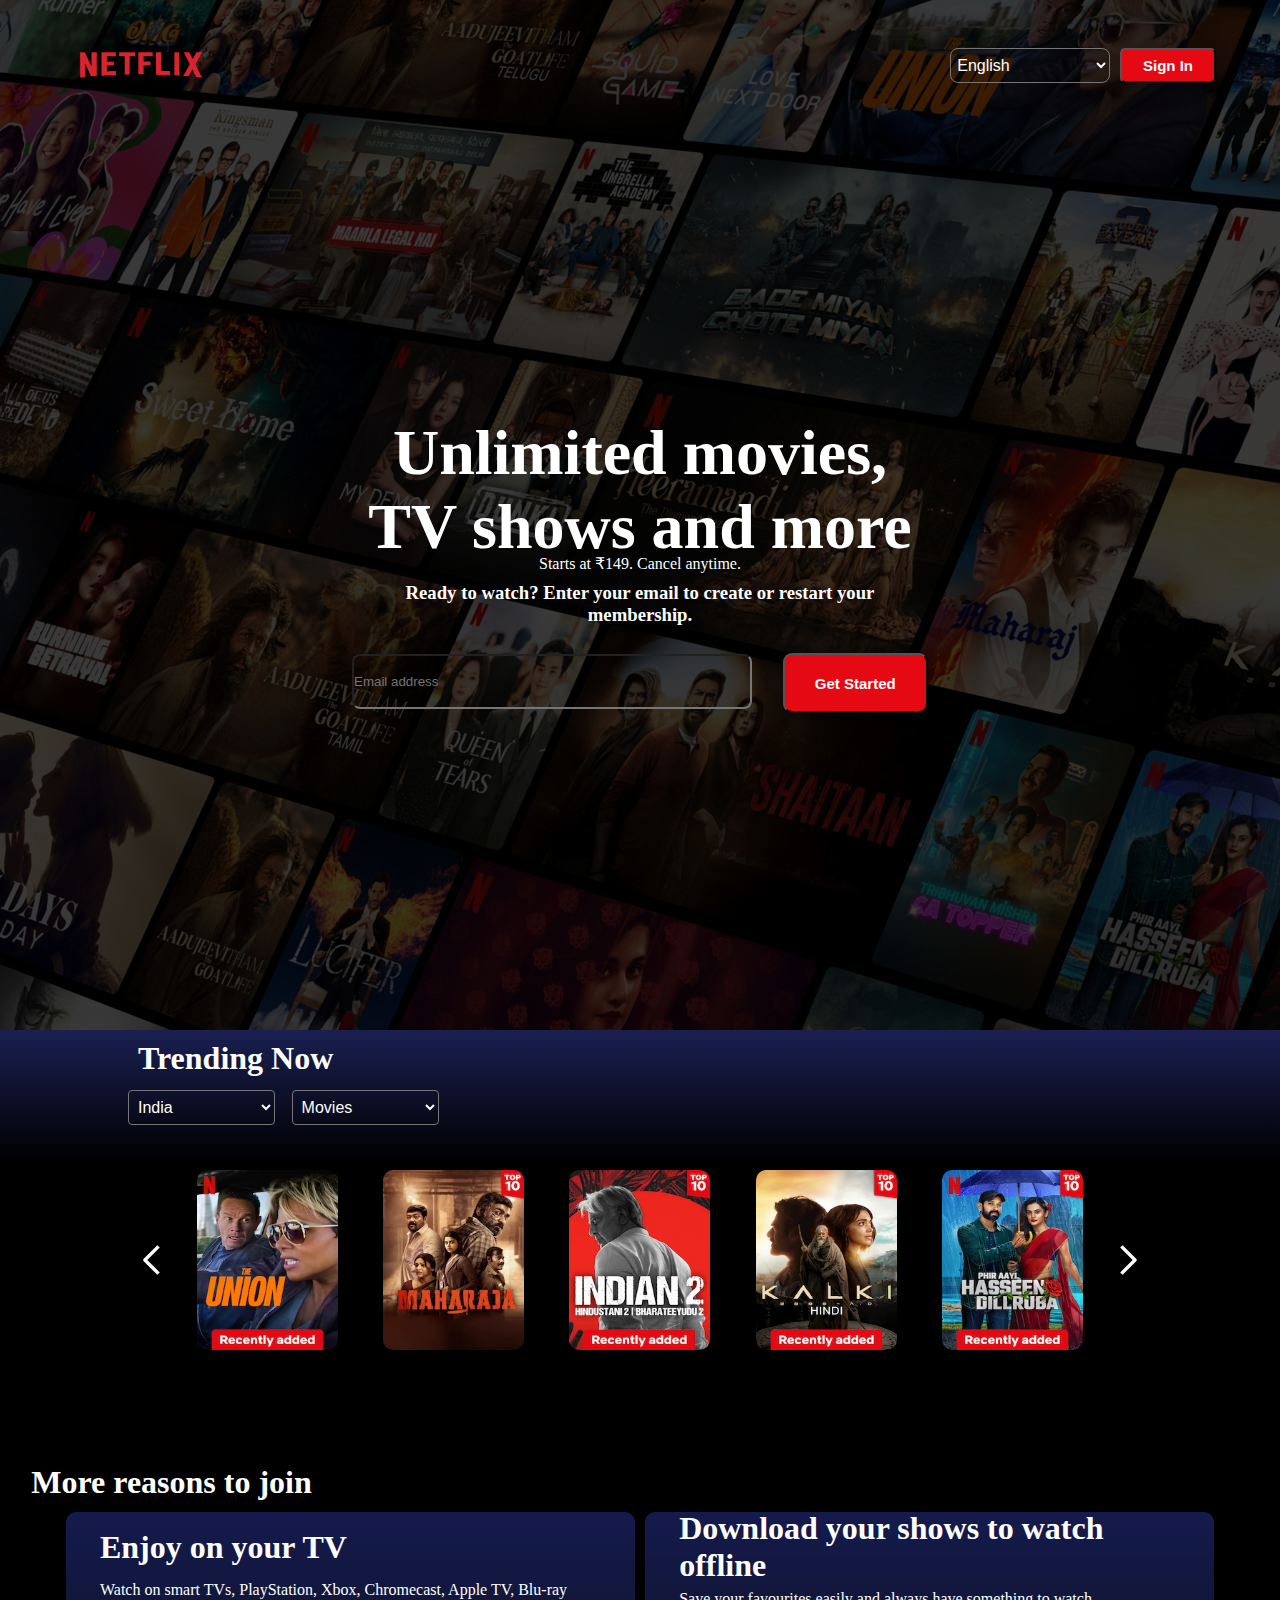
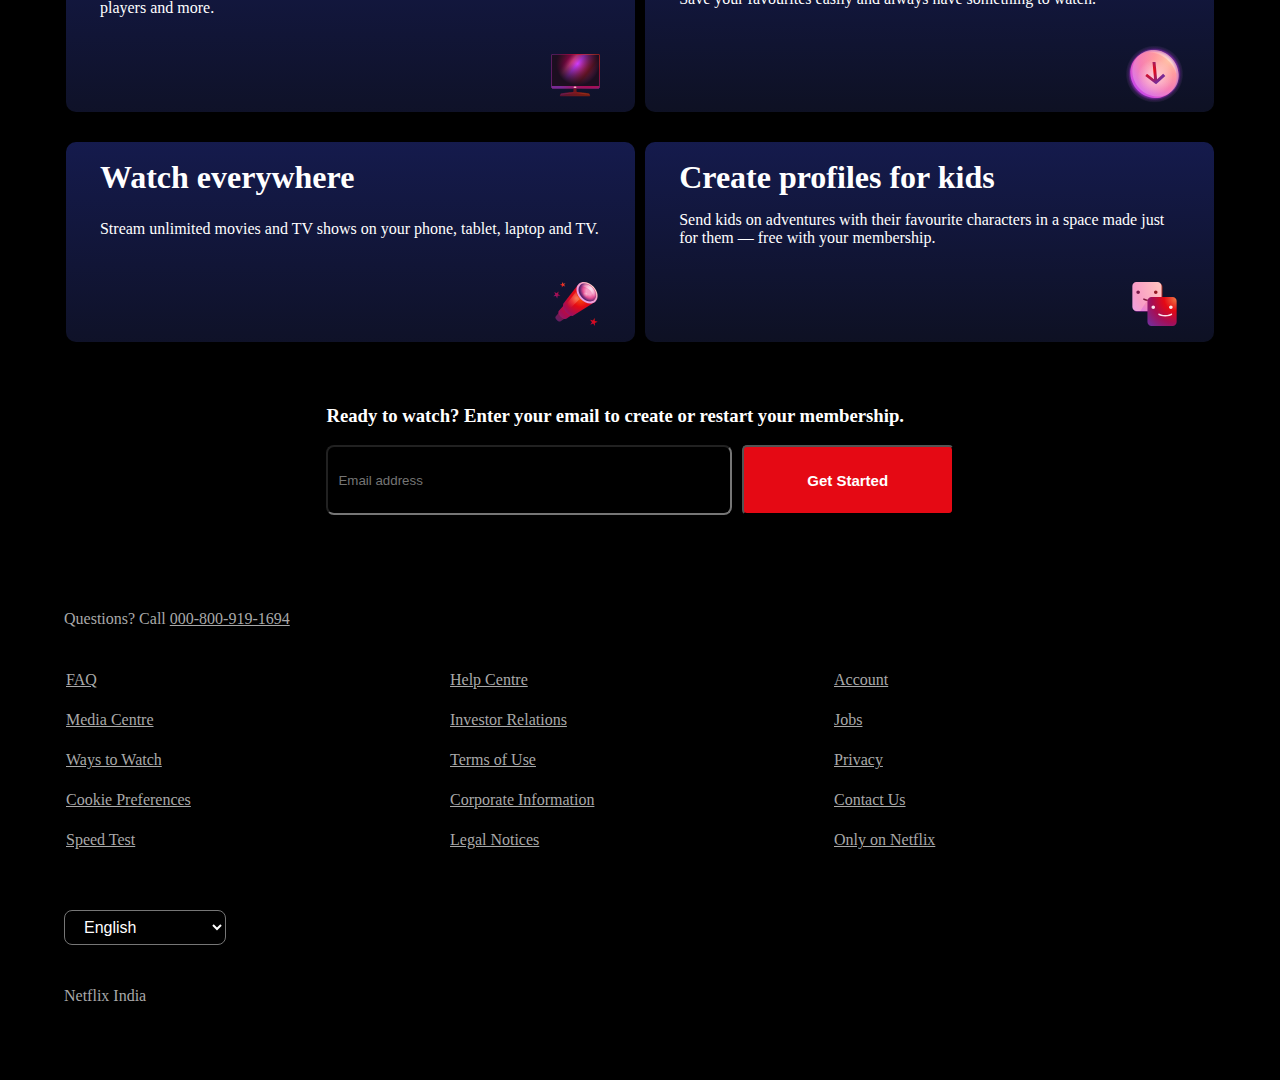
<file: index.html>
<!DOCTYPE html>
<html lang="en">
<head>
    <meta charset="UTF-8">
    <meta name="viewport" content="width=device-width, initial-scale=1.0">
    <title>Document</title>
    <link rel="stylesheet" href="./styles.css">
    <link rel="stylesheet" href="https://cdnjs.cloudflare.com/ajax/libs/font-awesome/6.6.0/css/all.min.css">
</head>
<body>
    <div class="wrapper">
    <section class="netfixHead">
      <div class="netfixHead1">
         <div class="netfixHead2">
            <div class="heading">
                  <img src="./Netflix_Logo_PMS.png" alt="">
            </div>
         </div>
       
         <div class="netfixHead3">
               <div class="container">
               
                 <select name="lang" id="name">
                    <!-- <i class="fa-solid fa-language"></i> -->
                    <option value="English">English</option>
                    <option value="Kannada">Kannada</option>

                   
                 </select>
               </div>
               
               <div class="container1">
                  <button onclick="login()">Sign In</button>
               </div>
         </div>
      </div>
    
    </section>
    <section class="netflixMain">
       <div class="netflixMain1">
          <div class="netflixMain2">
                <h1>Unlimited movies, TV shows and more</h1>
          </div>
          <div class="netflixMain3">
              <p>Starts at ₹149. Cancel anytime.</p>
          </div>
          <div class="netflixMain4">
                      <h3>Ready to watch? Enter your email to create or restart your membership.</h3>
          </div>
          <div class="netflixMain5">
                <div class="netflixMain6">
                  <form action="./register.html" method="post" onsubmit="return register(event)" id="registerForm">
                     <input type="email" placeholder="Email address" name="email" id="email" >
                  </form>
                   
                    
                </div>
               
                <div class="netflixMain7">
                    <!-- <i class="fa-solid fa-greater-than"></i> -->
                    <button class="btn" onclick=" register()">Get Started</button>
                </div>
          </div>
          <p class="error"></p>
       </div>
      
    </section>
    </div>
    <section class="shape">
         <div class="cards">
             <div class="card1">
                 <h1>Trending Now</h1>
             </div>
             <div class="card2">
               <div class="card3">
                  <select name="movies" id="shakthi" onchange="demo1(event)">
                   
                     <option value="English">India</option>
                     <option value="Global" >Global</option>
 
                    
                  </select>
               </div>
               <div class="card4">
                  
                  <select name="movies" id="shakthi1" onchange="demo1(event)">
                   
                     <option value="Movies" id="global">Movies</option>
                     <option value="TvShows">Tv Shows</option>
                     <!-- <option value="Movies-English">Movies-English</option> -->
                     <option value="Movies-OtherLanguge">Movies-OtherLanguge</option>
 
                    
                  </select>
               </div>
                 
             </div>
             <div class="card5">
                   <div class="card6">
                    <div class="subcard">
                          <img src="./download.svg" alt="" class="flipped-icon" onclick="demo()">
                    </div>
                   </div>
                   <div class="card7">
                      <div class="containe">
                         <div class="containe1">
                             <img src="./image/image1.jpg" alt="">
                         </div>
                      </div>
                      <div class="containe">
                        <div class="containe1">
                            <img src="./image/image2.jpg" alt="">
                        </div>
                      </div>
                      <div class="containe">
                        <div class="containe1">
                            <img src="./image/image3.jpg" alt="">
                        </div>
                      </div>
                      <div class="containe">
                        <div class="containe1">
                           <img src="./image/image4.jpg" alt="">
                        </div>
                      </div>
                      <div class="containe">
                        <div class="containe1">
                          <img src="./image/image5.jpg" alt="">
                        </div>
                      </div>
                    
                   </div>
                   <div class="card6">
                     <div class="subcard">
                        <img src="./download.svg" alt="" class="white-icon" onclick="demo()">
                     </div>
                   </div>
             </div>

         </div>
    </section>
    <section class="third">
        <div class="third1">
           <div class="third2">
             <h1>More reasons to join</h1>
           </div>
      
        </div>
        <div class="third3">
           <div class="third4">
              <div class="third5">
                <div class="thi">
                  <div class="thi1">
                    <h1>Enjoy on your TV</h1>
                  </div>
                </div>
                <div class="third7">
                  <p>Watch on smart TVs, PlayStation, Xbox, Chromecast, Apple TV, Blu-ray players and more.</p>
                </div>
                <div class="third8">
                   <div class="img3">
                      <img src="./download (2).svg" alt="lap">
                   </div>
                </div>
              </div>
             

              <div class="third6">
               <div class="thi">
                  <div class="thi1">
                     <h1>Download your shows to watch offline</h1>
                  </div>
              </div>
              <div class="third7">
                   <p>Save your favourites easily and always have something to watch.</p>
              </div>
              <div class="third8">
                 <div class="img3">
                    <img src="./download (3).svg" alt="arrow">
                 </div>
              </div>
           </div>
        </div>
        <div class="third4">
         <div class="third5">
           <div class="thi">
             <div class="thi1">
                   <h1>Watch everywhere</h1>
             </div>
           </div>
           <div class="third7">
                   <p>Stream unlimited movies and TV shows on your phone, tablet, laptop and TV.</p>
           </div>
           <div class="third8">
              <div class="img3">
                 <img src="./download (4).svg" alt="">
              </div>
           </div>
         </div>
        

         <div class="third6">
          <div class="thi">
             <div class="thi1">
              <h1>Create profiles for kids</h1>
             </div>
         </div>
         <div class="third7">
          <p>Send kids on adventures with their favourite characters in a space made just for them — free with your membership.</p>
         </div>
         <div class="third8">
            <div class="img3">
               <img src="./download (5).svg" alt="">
            </div>
         </div>
      </div>
   </div>
    </section>
    <section class="last">
      <div class="last1">
         <div class="last2">
           <div class="last3">
            <h3>Ready to watch? Enter your email to create or restart your membership.</h3>
           </div>
           <div class="last4">
         <div class="last5">
            <form action="" onsubmit="register1(event)">
               <input type="email" placeholder="Email address" class="inp" id="email1" >
              
            </form>
            <p class="eror"></p>
           
         </div>
        
         <div class="last6">
           <button onclick="register1()">Get Started</button>
         </div>
           </div>
        

         </div>
      </div>
    </section>
    <footer class="footer">
      <div class="footer1">
        <div class="footer2">
         <p>Questions? Call <a href="">000-800-919-1694</a></p>
        </div>
        <div class="footer3">
            <div class="minfooter">
              <div class="min">
                <a href="">FAQ</a>
              </div>
              <div class="min">
               <a href="">
                  Help Centre</a>
              </div>
              <div class="min">
               <a href="">
                  Account</a>
              </div>
            </div>
            <div class="minfooter">
               <div class="min">
               <a href="">Media Centre</a>
               </div>
               <div class="min">
               <a href="">
                  Investor Relations</a>
               </div>
               <div class="min">
               <a href="">
                  Jobs</a>
               </div>
            </div>
            <div class="minfooter">
               <div class="min">
                <a href="">Ways to Watch</a>
               </div>
               <div class="min">
                <a href="">
                  Terms of Use</a>
               </div>
               <div class="min">
                <a href="">Privacy</a>
               </div>
            </div>
            <div class="minfooter">
               <div class="min">
               <a href="">Cookie Preferences</a>
               </div>
               <div class="min">
                 <a href="">
                  Corporate Information</a>
               </div>
               <div class="min">
                <a href="">
                  Contact Us</a>
               </div>
            </div>
            <div class="minfooter">
               <div class="min">
                 <a href="">Speed Test</a>
               </div>
               <div class="min">
                 <a href="">
                  Legal Notices</a>
               </div>
               <div class="min">
                  <a href="">
                     Only on Netflix</a>
               </div>
            </div>
        </div>
        <div class="footer4">
             <select name="selecting" id="">
                <option value="English">English</option>
                <option value="English">English</option>
             </select>
        </div>
        <div class="footer5">
        <p>Netflix India</p>
        </div>
      </div>
    </footer>
    <script src="./index.js"></script>
</body>
</html>
</file>
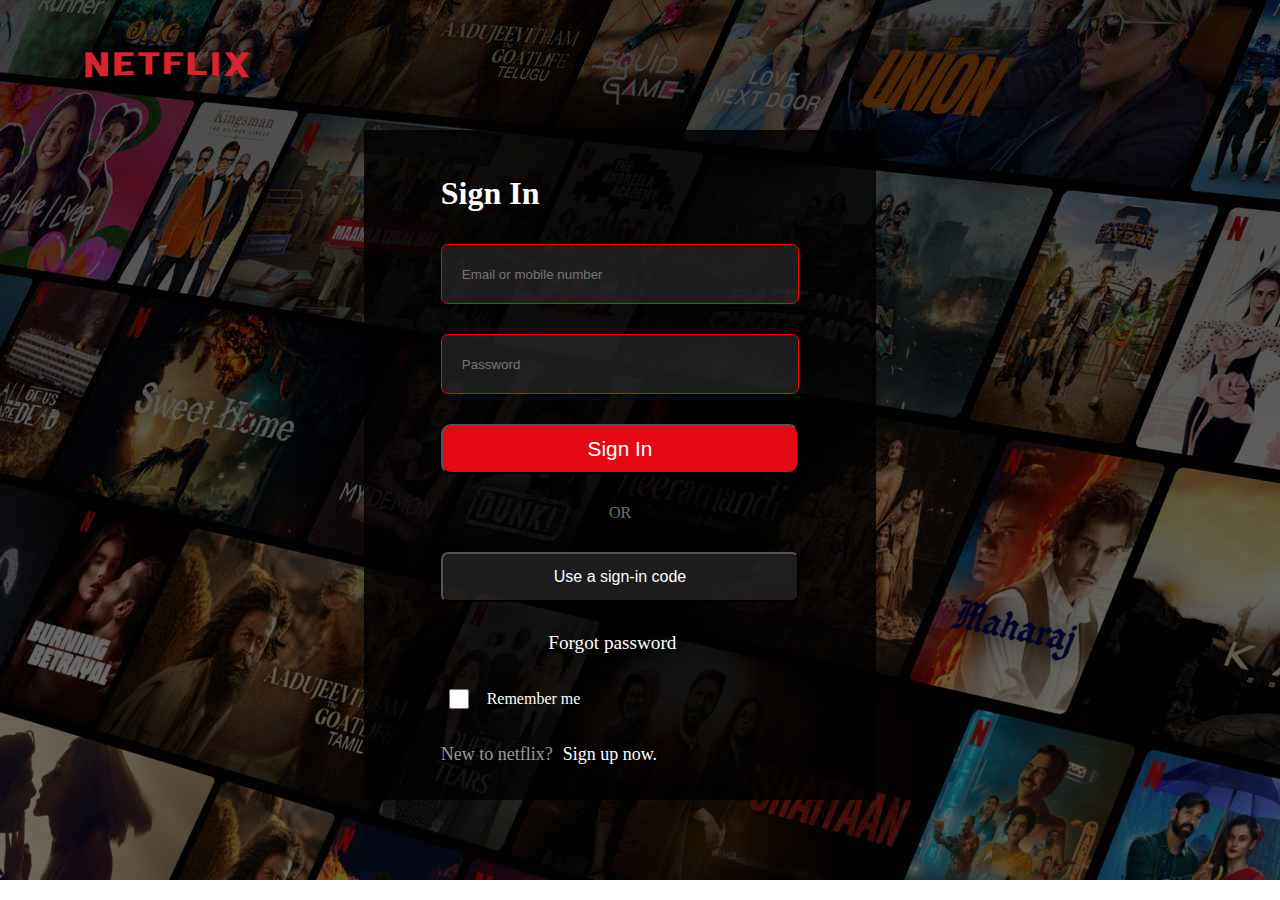
<file: login.html>
<!DOCTYPE html>
<html lang="en">
<head>
    <meta charset="UTF-8">
    <meta name="viewport" content="width=device-width, initial-scale=1.0">
    <title>login</title>
    <link rel="stylesheet" href="./login.css">
</head>
<body>
    <body>
        <section class="body">
          <div class="container">
           <div class="container1">
            <div class="container2">
                <div class="img">
                    <img src="./Netflix_Logo_PMS (1).png" alt="netflix">
                </div>
                  
            </div>
    
           </div>
          </div>
          <section class="main">
             <div class="main1">
                <div class="main2">
                    <form action="./otp.html" onsubmit=" login(event)">
                   <div class="main3">
                   <h1>Sign In</h1>
                   </div>
                   <div class="main3">
                    <input type="text" placeholder="Email or mobile number" name="email" id="emailorphone">
                    <p class="error1"></p>
                   </div>
                   
                   <div class="main3">
                    <input type="password" placeholder="Password" name="password" id="password">
                    <p class="error4"></p>
                   </div>


    
                  
    
                   <div class="btn">
                      <button onclick=" login(event)">Sign In</button>
                   </div>

                 
                    <p class="or">OR</p>
                    
                 

                   <div class="btn1">
                    <button onclick=" return login(event)">Use a sign-in code</button>
                 </div>

                 <p class="forgot"><a href="">Forgot password</a></p>
                 
                 <div class="mainn">
                      <div class="mainn1">
                          <input type="checkbox" name="checkbox">
                      </div>
                      <div class="mainn2">
                         <p>Remember me</p>
                      </div>

                 </div>
                <p class="n">New to netflix?<a href="">Sign up now.</a></p>
                  
    
                </form>
                </div>
             </div>
          </section>
        </section>

    <script src="./login.js"></script>
</body>
</html>
</file>
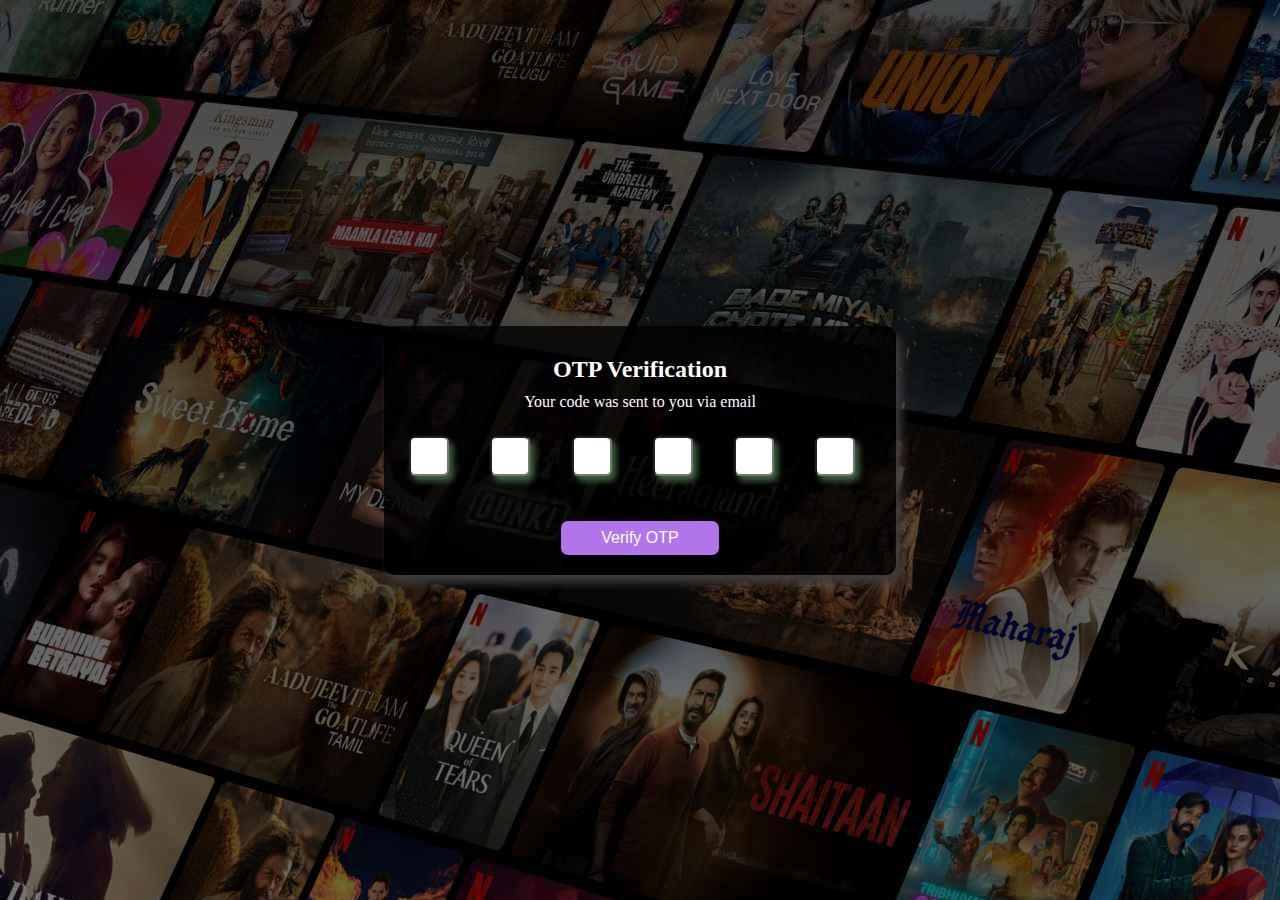
<file: otp.html>
<!DOCTYPE html>
<html lang="en">
<head>
    <meta charset="UTF-8">
    <meta name="viewport" content="width=device-width, initial-scale=1.0">
    <title>Document</title>
    <link rel="stylesheet" href="./otp.css">
</head>
<body>
    <div class="container1">
        <div class="container2">
            <h2>OTP Verification</h2>
          
            <p class="otp3">Your code was sent to you via email</p>
            <form action="./index.html" onsubmit="return otp(event)">
                <div class="otp1"> 
                    <input type="tel" name="otp1" id="otp1" maxlength="1"><br>
                    <input type="tel" name="otp2" id="otp2" maxlength="1"><br>
                    <input type="tel" name="otp3" id="otp3" maxlength="1"><br>
                    <input type="tel" name="otp4" id="otp4" maxlength="1"><br>
                    <input type="tel" name="otp5" id="otp5" maxlength="1"><br>
                    <input type="tel" name="otp6" id="otp6" maxlength="1"><br>
                </div>
                <div>
                    <p class="error">Invalid OTP. Please try again.</p>
                </div>
                <button type="submit">Verify OTP</button>
            </form>
        </div>
    </div>
    <script src="./otp.js"></script>
</body>
</html>
</file>
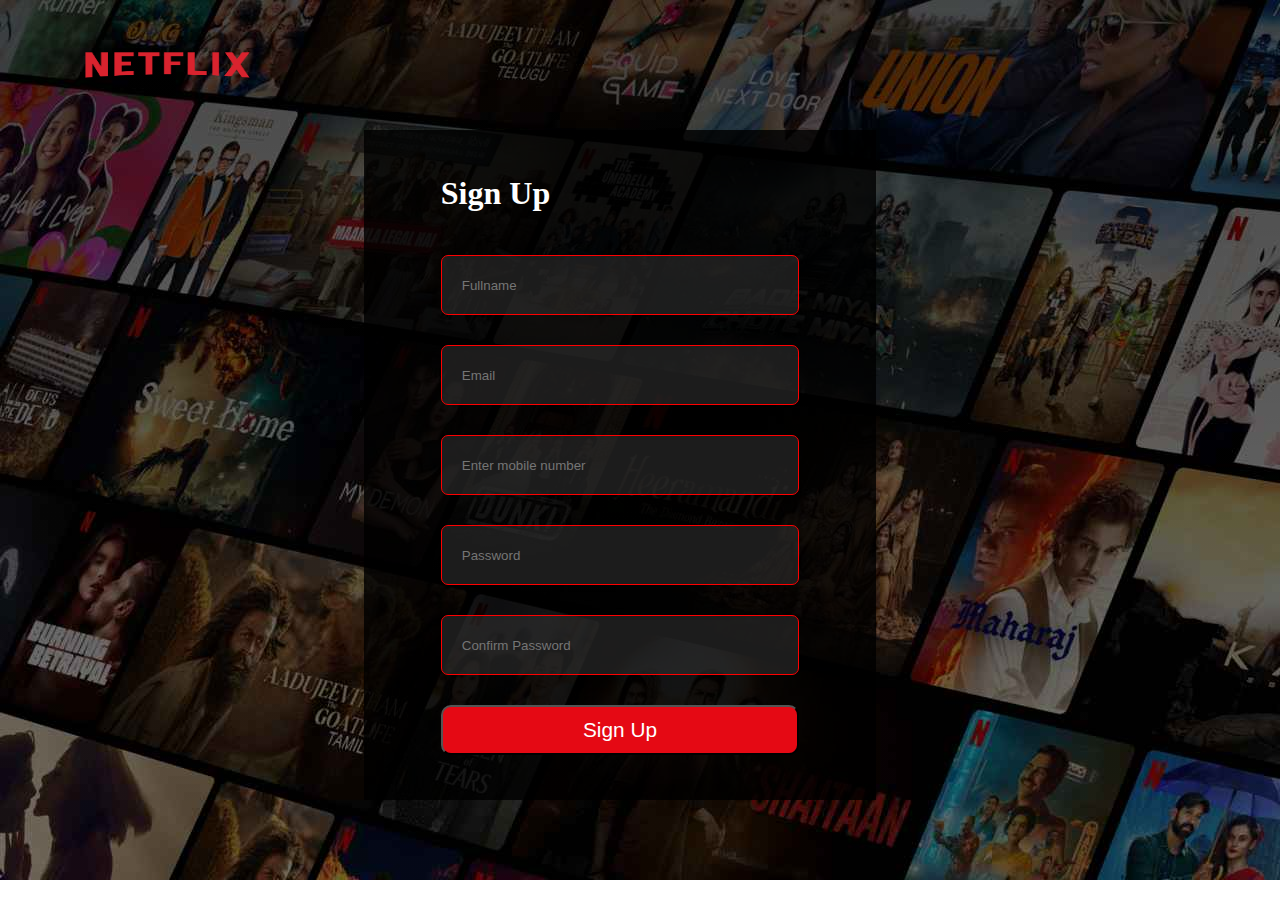
<file: register.html>
<!DOCTYPE html>
<html lang="en">
<head>
    <meta charset="UTF-8">
    <meta name="viewport" content="width=device-width, initial-scale=1.0">
    <title>registerForm</title>
    <link rel="stylesheet" href="./regester.css">
</head>
<body>
    <section class="body">
      <div class="container">
       <div class="container1">
        <div class="container2">
            <div class="img">
                <img src="./Netflix_Logo_PMS (1).png" alt="netflix">
            </div>
              
        </div>

       </div>
      </div>
      <section class="main">
         <div class="main1">
            <div class="main2">
                <form action="./login.html" onsubmit="register(event)">
               <div class="main3">
               <h1>Sign Up</h1>
               </div>
               <div class="main3">
                <input type="text" placeholder="Fullname" name="fullname" id="fullname">
                <p class="error"></p>
               </div>
               <div class="main3">
                <input type="email" placeholder="Email" name="email" id="email">
                <p class="error1"></p>
               </div>
               <div class="main3">
                <input type="tel" placeholder="Enter mobile number" name="mobile" id="mobile">
                 <p class="error3"></p>
               </div>
               <div class="main3">
                <input type="password" placeholder="Password" name="password" id="password">
                <p class="error4"></p>
               </div>

               <div class="main3">
                <input type="password" placeholder="Confirm Password" name="confirm password" id="cpassword">
                <p class="error5"></p>
               </div>

               <div class="btn">
                  <button onclick=" register(event)">Sign Up</button>
               </div>


            </form>
            </div>
         </div>
      </section>
    </section>
    <script src="./register.js"></script>
</body>
</html>
</file>
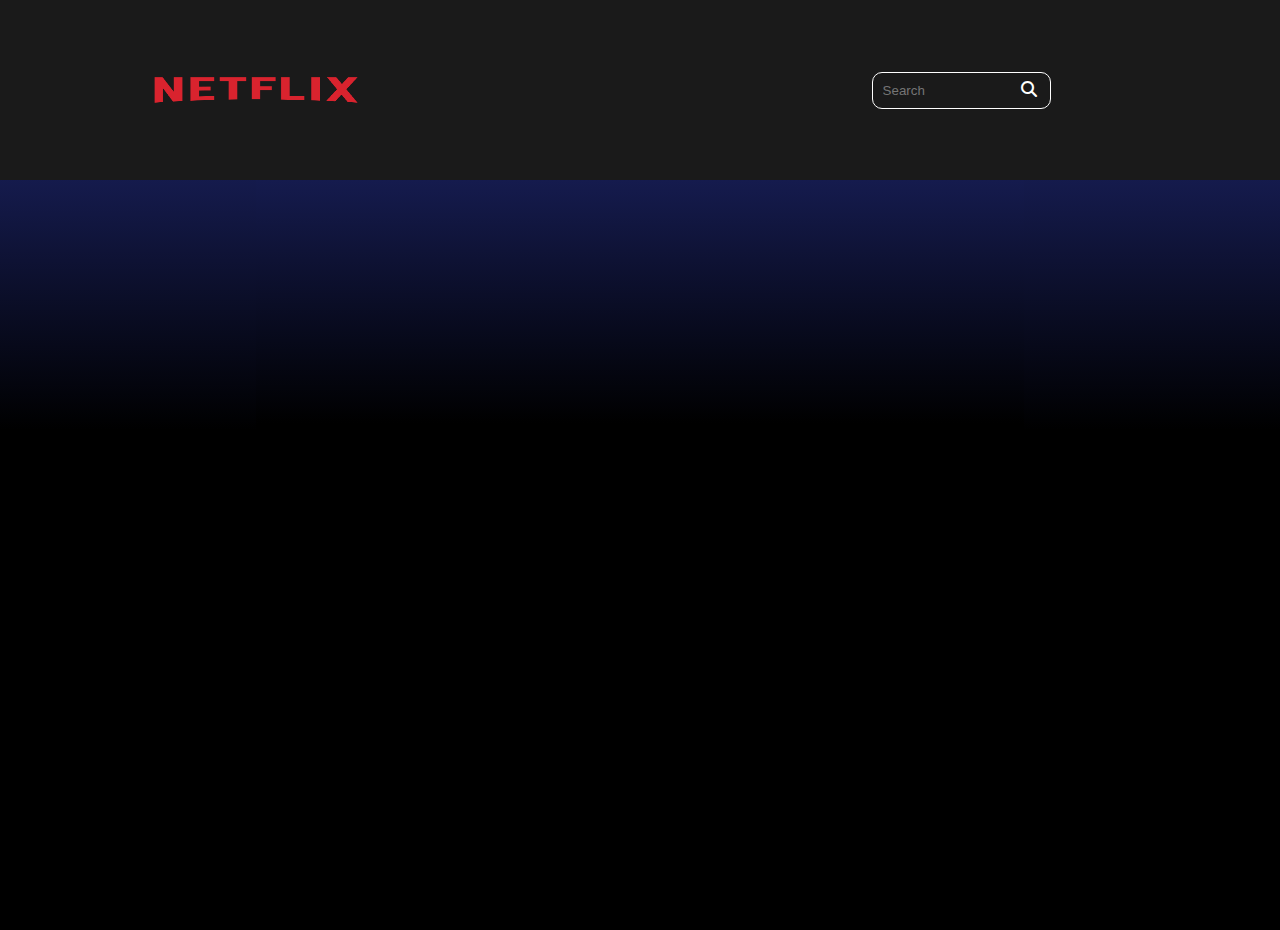
<file: search.html>
<!DOCTYPE html>
<html lang="en">
<head>
    <meta charset="UTF-8">
    <meta name="viewport" content="width=device-width, initial-scale=1.0">
    <title>Document</title>
    <link rel="stylesheet" href="./search.css">
    <link rel="stylesheet" href="https://cdnjs.cloudflare.com/ajax/libs/font-awesome/6.6.0/css/all.min.css">

</head>
<body>

    <section class="container">
           <div class="container1">
          <div class="container2">
            <img src="./Netflix_Logo_PMS.png" alt="">
          </div>
          <div class="container3">
             <div class="container4">
                 <input type="search" name="search" id="search" placeholder="Search" onclick="search()">
             </div>
             <div class="container5">
                <i class="fa-solid fa-magnifying-glass" onclick="search()"></i>
             </div>
             
          </div>
          
           </div>
         
           
    </section>


    <div class="search">
    <div class="search1">
       <!-- <div class="search2">
          <div class="name">
             <img src="" alt="">
          </div>
          <div class="name1">
             <h1>hulk</h1>
          </div>
       </div> -->

      
     </div>
    </div>
    </div>
    <script src="./search.js"></script>
</body>
</html>
</file>
<file: styles.css>
*{
    box-sizing: border-box;
    margin: 0;
    padding: 0;
}


.wrapper {
    display: flex;
    flex-direction: column;
    min-height: 80vh;
    background-image: url(./IN-en-20240827-TRIFECTA-perspective_WEB_c292a608-cdc6-4686-8dc8-405bfcf753af_large.jpg);
    background-size: cover;
    background-position: center;
    background-repeat: no-repeat;
    position: relative;
    background: linear-gradient(rgba(0, 0, 0, 0.7), rgba(0, 0, 0, 0.7)), url(./IN-en-20240827-TRIFECTA-perspective_WEB_c292a608-cdc6-4686-8dc8-405bfcf753af_large.jpg);
}

.netfixHead {
    width: 100%;
    height: 130px;
    display: flex;
    justify-content: center;
    align-items: center;
}

.netfixHead1 {
    width: 90%;
    height: 100px;
    display: flex;
    justify-content: center;
    align-items: center;
    gap: 10px;
}

.netfixHead2 {
    width: 30%;
    height: 50px;
}

.heading {
    width: 45%;
    height: inherit;
    display: flex;
    align-items: center;
    justify-content: center;
}

.heading img {
    font-family: 'Bebas Neue', sans-serif;
    /* color: #E50914; */
    width: 100%;
    height: 100%;
    background-color: transparent;
    
}

.netfixHead3 {
    width: 70%;
    height: 50px;
    display: flex;
    justify-content: end;
    gap: 10px;
}

.container {
    width: 20%;
    height: inherit;
    border-radius: 6px;
    display: flex;
    justify-content: center;
    align-items: center;
    position: relative;
}

.container1 {
    width: 12%;
    height: inherit;
    border-radius: 10px;
    display: flex;
    justify-content: center;
    align-items: center;
}

select {
    width: 100%;
    height: 35px;
    font-size: 1rem;
    padding-left: 2px;
    padding-right: 10px;
    color: #ffffff;
    position: absolute;
    background-color: transparent;
    border-radius: 8px;
}

option {
    background-color: transparent;
}

button {
    width: 100%;
    height: 35px;
    background-color: #e50914;
    color: #ffffff;
    border-radius: 5px;
    font-size: 15px;
    font-weight: 600;
}

.container .fa-solid {
    position: relative;
    top: 1px;
    width: 20px;
    height: 20px;
}

.netflixMain {
    margin: 0 auto;
    width: 100%;
    height: 100vh;
    display: flex;
    justify-content: center;
    align-items: center;
    background-color: transparent;
    
    
}

.netflixMain1 {
    width: 45%;
    height: 300px;
    display: flex;
    flex-direction: column;
    /* margin-bottom: 170px; */
   
}

.netflixMain2 {
    width: 100%;
    height: 120px;
    display: flex;
    justify-content: center;
    align-items: center;
    color: #ffffff;
    font-size: 2rem;
    text-align: center;
    font-family: 'Times New Roman', Times, serif;
}

.netflixMain3 {
    width: 100%;
    height: 27px;
    display: flex;
    justify-content: center;
    align-items: center;
    color: white;
}

.netflixMain4 {
    width: 100%;
    height: 57px;
    display: flex;
    justify-content: center;
    align-items: center;
    color: white;
    text-align: center;
}

.netflixMain5 {
    width: 100%;
    height: 100px;
    display: flex;
    justify-content: center;
    align-items: center;
    gap: 15px;
}

.netflixMain6 {
    width: 100%;
    height: 60px;
    display: flex;
    align-items: center;
    /* padding: 10px; */
}

.netflixMain7 {
    width: 35%;
    height: 60px;
    margin-top: 4px;
    display: flex;
    gap: 10px;
    justify-content: center;
    align-items: center;
    /* border-radius: 5px; */
}

.error{
    margin-bottom: 40px;
    width: 30%;
    /* margin-left: 20px; */
    color: red;
    font-size: 1rem;
    display: none;
  
}

input {
    /* border: 1.5px solid red; */
    width: 400px;
    height: 55px;
    /* padding: 10px; */
    color: #ffffff;
    border-radius: 8px;
    background-color: transparent;

    /* margin-right: 50px; */
}

.btn {
    width: 100%;
    height: inherit;
    border-radius:9px;
    /* margin-left: px; */
    
}

@media (max-width: 1024px) {
    .netfixHead {
        height: 100px;
    }
    .heading {
        width: 100%;
    }
}

@media (max-width: 768px) {
    .netfixHead {
        flex-direction: column;
        height: auto;
    }
    .netfixHead1 {
        flex-direction: column;
        gap: 5px;
    }
    .heading {
        width: 80%;
    }
    input {
        width: 90%;
    }
    .netflixMain1 {
        width: 90%;
    }
}

@media (max-width: 480px) {
    .wrapper {
        min-height: 100vh;
    }
    .heading img {
        width: 80%;
    }
    input {
        width: 100%;
        height: 45px;
    }
    button {
        font-size: 1rem;
        height: 45px;
    }
}




  
.shape{
    /* border: 2px solid red; */
    height: 400px;
    display: flex;
    justify-content: center;
    /* margin-top: 30px; */
    background: linear-gradient(to bottom,  #151b4efa ,#000000, #000000, #000000);
}

.cards{
    /* border: 2px solid black; */
    height: 400px;
    width: 80%;
}

.card1{
    /* border: 2px solid green; */
    height: 40px;
}


.card2{
    /* border: 2px solid green; */
    height: 60px;
    display: flex;
    gap: 10px;
    align-items: end;
}

.card3{
    /* border: 2px solid green; */
    height: 40px;
    width: 15%;
}

.card4{
    /* border: 2px solid green; */
    height: 40px;
    width: 15%;
}


.card3 select{
    width: 11.5%;
    color: black;
    padding: 5px;
    border-radius: 4px;
    color: #ffffff;
    /* margin: 10px; */
  
}

.card4 select{
    width: 11.5%;
    color: black;
    padding: 5px;
    border-radius: 4px;
    color: #ffffff;
    /* margin: 10px; */
    /* background-color: transparent; */
  
}
.card3 select option,
.card4 select option {
    background-color: #333; /* Background color for options */
    color: #ffffff; /* Text color for options */
}


.card5{
    /* border: 2px solid black; */
    width: 100%;
    height: 200px;
    display: flex;
    margin-top: 30px;

    
    
}

.card6{
    /* border: 2px solid black; */
    width: 5%;
    height: inherit;
    display: flex;
    justify-content: center;
    align-items: center;
}

.card7{
    /* border: 2px solid red; */
    width: 90%;
    height: inherit;
    display: flex;
     
    gap: 10px;
}

.subcard{
    /* border: 2px solid blue; */
    height: 100px;
    width: 80%;
    border-radius: 10px;
}

.containe{
    /* border: 2px solid red; */
    width: 20%;
    height: inherit;
    display: flex;
    justify-content: center;
    align-items: center;
}

.containe1 {
    width: 80%;
    height: 180px;
    border-radius: 10px;
    transition: transform 0.3s ease, box-shadow 0.3s ease;
    box-shadow: 0 4px 8px rgba(0, 0, 0, 0.2);
}

.containe1:hover {
    transform: scale(1.05);
    box-shadow: 0 8px 16px rgba(0, 0, 0, 0.4);
}


img{
    width: 100%;
    height: 100%;
    border-radius: 10px;
    /* background-color:#7b7474; */
    
}


.card1 h1{
    text-align: start;
    padding-left: 10px;
    color: #ffffff;
    padding-top: 10px;
}

.white-icon {
    filter: invert(1);
}

.flipped-icon {
    transform: scaleX(-1);
    filter: invert(1);
}

@media (max-width: 1200px) {
    .shape {
        height: 350px;
    }

    .cards {
        width: 85%;
    }

    .card3, .card4 {
        width: 20%;
    }

    .card3 select, .card4 select {
        width: 15%;
    }

    .card5 {
        flex-direction: column;
        height: auto;
        margin-top: 20px;
    }

    .card6 {
        width: 10%;
    }

    .card7 {
        flex-direction: column;
        width: 100%;
        gap: 15px;
    }

    .subcard {
        width: 90%;
    }

    .containe {
        width: 25%;
    }

    .containe1 {
        width: 90%;
    }

    .card1 h1 {
        font-size: 1.5rem;
    }
}

@media (max-width: 992px) {
    .shape {
        height: 300px;
    }

    .cards {
        width: 90%;
    }

    .card2 {
        flex-direction: column;
        height: auto;
        align-items: flex-start;
    }

    .card3, .card4 {
        width: 30%;
    }

    .card3 select, .card4 select {
        width: 25%;
    }

    .card5 {
        height: auto;
    }

    .card6 {
        width: 15%;
    }

    .subcard {
        width: 85%;
    }

    .containe {
        width: 30%;
    }

    .containe1 {
        width: 95%;
    }

    .card1 h1 {
        font-size: 1.2rem;
    }
}

@media (max-width: 768px) {
    .shape {
        height: 250px;
    }

    .cards {
        width: 100%;
    }

    .card3, .card4 {
        width: 45%;
    }

    .card3 select, .card4 select {
        width: 40%;
    }

    .card5 {
        flex-direction: column;
    }

    .card6 {
        width: 20%;
    }

    .subcard {
        width: 90%;
    }

    .containe {
        width: 40%;
    }

    .containe1 {
        width: 100%;
    }

    .card1 h1 {
        font-size: 1.1rem;
    }
}

@media (max-width: 576px) {
    .shape {
        height: 200px;
        flex-direction: column;
    }

    .cards {
        width: 100%;
        height: auto;
    }

    .card3, .card4 {
        width: 100%;
    }

    .card3 select, .card4 select {
        width: 80%;
    }

    .card5 {
        flex-direction: column;
        height: auto;
    }

    .card6 {
        width: 100%;
    }

    .subcard {
        width: 95%;
    }

    .containe {
        width: 100%;
    }

    .containe1 {
        width: 100%;
    }

    .card1 h1 {
        font-size: 1rem;
    }

    .card2 {
        flex-direction: column;
        gap: 5px;
    }
}

@media (max-width: 400px) {
    .shape {
        height: 150px;
    }

    .cards {
        width: 100%;
        height: auto;
    }

    .card5 {
        flex-direction: column;
    }

    .card6 {
        width: 100%;
    }

    .subcard {
        width: 100%;
    }

    .containe1 {
        width: 100%;
    }

    .card1 h1 {
        font-size: 0.9rem;
    }
}


.third{
    border: 2px solid black;
    width: 100%;
    height: 550px;
    background-color: #000000;
}

.third1{
    /* border: 2px solid red; */
    width: 100%;
    height: 50px;
    margin-top: 15px;
}


.third2{
    /* border: 2px solid red; */
    width: 25%;
    height: 50px;
    display: flex;
    align-items: center;
    justify-content: center;
    
}

.third2 h1{
color: #ffffff;
margin-top: 20px;
margin-left: 20px;
}

.third3{
    /* border: 2px solid red; */
    width: 100%;
    height: 480px;
    display: flex;
    /* justify-content: center; */
    flex-direction: column;
    align-items: center;
    
}

.third4{
    /* border: 2px solid red; */
    width: 90%;
    height: 230px;
    /* margin-top: 10px; */
    display: flex;
    justify-content: center;
    align-items: center;
    gap: 10px;
    /* margin-bottom: 10px; */
    
}

.third5{
    /* border: 2px solid red; */
    width: 50%;
    height: 200px;
    border-radius: 10px;
   display: flex;
   /* justify-content: center; */
   flex-direction: column;
   align-items: center;
   background: linear-gradient(to bottom,  #151b4efa ,#0f1229fa);
   box-shadow: 2px 10px 20px black;
   
    
}

.third6{
    /* border: 2px solid red; */
    width: 50%;
    height: 200px;
    border-radius: 10px;
    display: flex;
    /* justify-content: center; */
    flex-direction: column;
    align-items: center;
    background: linear-gradient(to bottom,  #151b4efa ,#0e1124fa);
   
    
}

.thi{
    /* border: 2px solid black; */
    width: 88%;
    height: 30px;
    margin-top: 20px;
}

.thi1{
    /* border: 2px solid black; */
    width: 90%;
    height: 30px;
    display: flex;
    align-items: center;
}
.thi1 h1{
  color: #ffffff;
}

.third7{
    /* border: 2px solid red; */
    width: 88%;
    height: 45px;
    margin-top: 15px;
    /* border-radius: 10px; */
    display: flex;
    /* justify-content: center; */
    align-items: center;
   
    
}

.third7 p {
    color: white;
}

.third8{
    /* border: 2px solid red; */
    width: 13%;
    height: 80px;
    margin-top: 15px;
    margin-left: 450px;
    /* border-radius: 10px; */
    display: flex;
    justify-content: center;
    align-items: center;
   
    
}

.img3{
    /* border: 1px solid red; */
    width: 90%;
    height: 60px;
}

.img3 img{
    width: 100%;
    height: 100%;
}


@media (max-width: 1200px) {
    .third {
        height: 500px;
    }

    .third2 {
        width: 30%;
    }

    .third4 {
        width: 95%;
    }

    .third5, .third6 {
        width: 45%;
        height: 180px;
    }

    .third8 {
        width: 20%;
        margin-left: 300px;
    }
}

@media (max-width: 992px) {
    .third {
        height: 450px;
    }

    .third2 {
        width: 40%;
    }

    .third4 {
        flex-direction: column;
        height: auto;
    }

    .third5, .third6 {
        width: 80%;
        height: 160px;
    }

    .third8 {
        width: 25%;
        margin-left: 200px;
    }
}

@media (max-width: 768px) {
    .third {
        height: 400px;
    }

    .third2 {
        width: 50%;
    }

    .third5, .third6 {
        width: 100%;
        height: 140px;
    }

    .third8 {
        width: 40%;
        margin-left: 150px;
    }

    .third2 h1 {
        font-size: 1.2rem;
    }
}

@media (max-width: 576px) {
    .third {
        height: 350px;
    }

    .third2 {
        width: 60%;
    }

    .third5, .third6 {
        width: 100%;
        height: 120px;
    }

    .third2 h1 {
        font-size: 1rem;
    }

    .third8 {
        width: 50%;
        margin-left: 100px;
    }

    .thi1 h1 {
        font-size: 1.2rem;
    }

    .img3 {
        width: 100%;
        height: 50px;
    }
}





.last{
    /* border: 2px solid red; */
    width: 100%;
    height: 200px;
    display: flex;
    justify-content: center;
    align-items: center;
    background-color: #000000;
}

.last1{
    /* border: 2px solid red; */
    width: 70%;
    height: 150px;
    display: flex;
    justify-content: center;
    align-items: center;

}

.last2{
    /* border: 2px solid red; */
    width: 70%;
    height: 150px;
    display: flex;
    flex-direction: column;
    gap: 10px;

}

.last3{
    /* border: 2px solid red; */
    width: 100%;
    height: 30px;

}

.last3 h3{
    color: white;
}

.last4{
    /* border: 2px solid red; */
    width: 100%;
    height: 100px;
    display: flex;
    gap: 10px;

}

.last5{
    /* border: 2px solid red; */
    width: 67%;
    height: 70px;
    border-radius: 10px;

}

.last6{
    /* border: 2px solid red; */
    width: 35%;
    height: 70px;
    border-radius: 10px;

}

.inp{
    width: 100%;
    height: 70px;
    padding-left: 10px;
    color: white;
}

.last6 button {
    width: 100%;
    height: 70px;
    color: white;
}

.eror{
    padding-left: 10px;
    color: red;
    display: none;
}


@media (max-width: 1200px) {
    .last2 {
        width: 80%;
    }

    .last5, .last6 {
        width: 45%;
        height: 60px;
    }

    .inp, .last6 button {
        height: 60px;
    }
}

@media (max-width: 992px) {
    .last2 {
        width: 90%;
    }

    .last4 {
        flex-direction: column;
        gap: 20px;
    }

    .last5, .last6 {
        width: 100%;
        height: 60px;
    }

    .inp, .last6 button {
        height: 60px;
    }
}

@media (max-width: 768px) {
    .last2 {
        width: 100%;
    }

    .last3 h3 {
        font-size: 1.2rem;
    }

    .last5, .last6 {
        width: 100%;
        height: 50px;
    }

    .inp, .last6 button {
        height: 50px;
    }
}

@media (max-width: 576px) {
    .last2 {
        width: 100%;
    }

    .last3 h3 {
        font-size: 1rem;
    }

    .last5, .last6 {
        width: 100%;
        height: 50px;
    }

    .inp, .last6 button {
        height: 50px;
        font-size: 0.9rem;
    }
}


.footer{
    /* border: 2px solid red; */
    width: 100%;
    height: 500px;
    display: flex;
    justify-content: center;
    background-color: #000000;
    
}

.footer1{
    /* border: 1px solid red; */
    width: 90%;
    height: 400px;
    margin-top: 30px;
    display: flex;
    flex-direction: column;
    gap: 25px;
}

.footer2{
    /* border: 2px solid red; */
    width: 30%;
    height: 30px;
}

.footer2 p{
    color: #a9a9a9;
}

.footer2 p a{
    color: #a9a9a9;
}


.footer3{
    /* border: 2px solid red; */
    width: 100%;
    height: 200px;
    display: flex;
    flex-direction: column;
    gap: 10px;
}

.footer4{
    /* border: 2px solid red; */
    width:15%;
    height: 40px;
    margin-top: 20px;
}

.footer5{
    /* border: 2px solid red; */
    width:9%;
    height: 20px;
    margin-top: 12px;
}

.minfooter{
    /* border: 2px solid red; */
    width: 100%;
    height: 30px;
    display: flex;
}


.min{
    border: 2px solid black;
    width: 35%;
    height: inherit;
    display: flex;
    align-items: center;
}

.min a {
    color: #a9a9a9;
}

.footer4 select{
    width: 162px;
    color: white;
    padding-left: 15px;
}

.footer5 p{
    color: #a9a9a9;;
}
</file>
<file: login.css>
*{
    box-sizing: border-box;
    margin: 0;
    padding: 0;
}

.body{
    /* border: 2px solid black; */
    width: 100%;
    height: 100%;
    background-image: url(./IN-en-20240827-TRIFECTA-perspective_WEB_c292a608-cdc6-4686-8dc8-405bfcf753af_small.jpg);
    background-size: cover;
    background-position: center;
    background-repeat: no-repeat;
    position: relative;
    background: linear-gradient(rgba(0, 0, 0, 0.622), rgba(0, 0, 0, 0.401)), url(./IN-en-20240827-TRIFECTA-perspective_WEB_c292a608-cdc6-4686-8dc8-405bfcf753af_small.jpg);
}

.container{
    /* border: 2px solid blue; */
    width: 100%;
    height: 130px;
    display: flex;
    justify-content: center;
    align-items: center;
}

.container1{
    /* border: 2px solid red; */
    width: 90%;
    height: 100px;
    display: flex;
    align-items: center;
}

.container2{
    /* border: 2px solid red; */
    width: 30%;
    height: 60px;
    /* margin-left: 30px; */
    display: flex;
    align-items: center;

}

.img{
    /* border: 2px solid red; */
    width: 60%;
    height: 50px;
    /* margin-left: 30px; */
}

img{
    width: 100%;
    height: 100%;
}

.main{
    /* border: 2px solid red; */
     width: 50%;
    height: 750px; 
    margin-left: 300px;
    display: flex;
    justify-content: center;
}

.main1{
    /* border: 2px solid black; */
    width: 80%;
    height: 670px;
    display: flex;
    justify-content: center;
    align-items: center;
    background-color: #000000cd;
    opacity: #000000;
}

.main2{
    /* border: 2px solid black; */
    width: 70%;
    height: 600px;
   

}

form{
    /* border: 2px solid red; */
    height: inherit;
    display: flex;
    flex-direction: column;
    gap: 30px;
}

.main3{
    /* border: 2px solid red; */
    height: 60px;
}

 .or {
     text-align: center;
     color: rgba(255, 255, 255, 0.455);
     
}

.main3 h1{
    font-size: 2rem;
    padding-top: 10px;
    color: white;
}

input{
    width: 100%;
    height: inherit;
    border-radius: 7px;
    background-color: #3333338b;
    border: 1px solid red;
   opacity: #000000b0;
   padding-left: 20px;
   color: white;
}

.n{
    color: rgba(255, 255, 255, 0.594);
    font-size: large;
}

.n a{
    color: white;
    text-decoration: none;
    padding: 10px;
}

.mainn {
    /* border: 2px solid blue; */
    height: 30px;
    display: flex;
   
    
}

.mainn1{
    /* border: 2px solid red; */
    width: 10%;
    height: inherit;
    display: flex;
    align-items: center;
}

.mainn1 input{
    height: 20px;
}

.mainn2{
    /* border: 2px solid red; */
    width: 90%;
    height: inherit;
    display: flex;
    align-items: center;
}

.mainn2 p{
    color: white;
    padding-left: 10px;
    
} 

.btn{
    /* border: 2px solid red; */
    height: 50px;
}

.btn button{
    width: 100%;
    height: inherit;
    border-radius: 10px;
    background-color: #e50914;
    color: white;
    font-size: 1.3rem;
}

.btn1{
    /* border: 2px solid red; */
    height: 50px;
}

.btn1 button{
    width: 100%;
    height: inherit;
    border-radius: 7px;
    /* background-color: #e50914; */
    background-color: #3333338b;
    color: white;
    font-size: 1rem;
}

.error{
    color: red;
    display: none;
    padding-left: 10px;
    font-size: 0.9rem;
    font-weight: 500;
}

.forgot a{
    text-align: center;
    color: white;
    font-size: larger;
    margin-left: 30%;
    text-decoration: none;
}

.error1{
    color: red;
    display: none;
    padding-left: 10px;
    font-size: 0.9rem;
    font-weight: 500;
}




.error4{
    color: red;
    display: none;
    padding-left: 10px;
    font-size: 0.9rem;
    font-weight: 500;
}
</file>
<file: otp.css>
* {
    box-sizing: border-box;
    margin: 0;
    padding: 0;
}

.container1 {
    width: 100%;
    height: 100vh;
    display: flex;
    justify-content: center;
    align-items: center;
    background-image: url("./IN-en-20240827-TRIFECTA-perspective_WEB_c292a608-cdc6-4686-8dc8-405bfcf753af_small.jpg");
    background-size: cover;
    background-position: center;
    background: linear-gradient(rgba(0, 0, 0, 0.622), rgba(0, 0, 0, 0.401)), url(./IN-en-20240827-TRIFECTA-perspective_WEB_c292a608-cdc6-4686-8dc8-405bfcf753af_small.jpg);
}

.container2 {
    width: 40%;
    height: auto;
    border-radius: 10px;
    box-shadow: 5px 8px 10px rgb(63, 62, 62);
    background-color: #000000cd;
    padding: 20px;
}

.container2:hover {
    box-shadow: 5px 13px 20px rgb(93, 156, 93);
}

h2 {
    margin: 10px 0;
    text-align: center;
    color: white;
}

form {
    display: flex;
    flex-direction: column;
    align-items: center;
}

input {
    padding: 10px;
    margin: 5px;
    width: 40px;
    height: 40px;
    border-radius: 6px;
    box-shadow: 4px 5px 6px rgb(63, 102, 63);
    text-align: center;
    font-size: 1rem;
}

button {
    padding: 8px 40px;
    margin-top: 20px;
    border-radius: 7px;
    background-color: rgb(177, 117, 233);
    color: white;
    border: none;
    cursor: pointer;
    font-size: 1rem;
}

.error {
    width: 100%;
    text-align: center;
    height: 20px;
    background-color: rgba(72, 47, 47, 0.121);
    color: red;
    display: none;
}

.otp1 {
    display: flex;
    justify-content: space-between;
    width: 100%;
    margin: 20px 0;
}

.otp3 {
    text-align: center;
    color: white;
}
</file>
<file: regester.css>
*{
    box-sizing: border-box;
    margin: 0;
    padding: 0;
}

.body{
    /* border: 2px solid black; */
    width: 100%;
    height: 100%;
    background-image: url(./IN-en-20240827-TRIFECTA-perspective_WEB_c292a608-cdc6-4686-8dc8-405bfcf753af_small.jpg);
    background-size: cover;
    background-position: center;
    background-repeat: no-repeat;
    position: relative;
    background: linear-gradient(rgba(0, 0, 0, 0.622), rgba(0, 0, 0, 0.401)), url(./IN-en-20240827-TRIFECTA-perspective_WEB_c292a608-cdc6-4686-8dc8-405bfcf753af_small.jpg);
}

.container{
    /* border: 2px solid blue; */
    width: 100%;
    height: 130px;
    display: flex;
    justify-content: center;
    align-items: center;
}

.container1{
    /* border: 2px solid red; */
    width: 90%;
    height: 100px;
    display: flex;
    align-items: center;
}

.container2{
    /* border: 2px solid red; */
    width: 30%;
    height: 60px;
    /* margin-left: 30px; */
    display: flex;
    align-items: center;

}

.img{
    /* border: 2px solid red; */
    width: 60%;
    height: 50px;
    /* margin-left: 30px; */
}

img{
    width: 100%;
    height: 100%;
}

.main{
    /* border: 2px solid red; */
     width: 50%;
    height: 750px; 
    margin-left: 300px;
    display: flex;
    justify-content: center;
}

.main1{
    /* border: 2px solid black; */
    width: 80%;
    height: 670px;
    display: flex;
    justify-content: center;
    align-items: center;
    background-color: #000000cd;
    opacity: #000000;
}

.main2{
    /* border: 2px solid black; */
    width: 70%;
    height: 600px;
   

}

form{
    /* border: 2px solid red; */
    height: inherit;
    display: flex;
    flex-direction: column;
    gap: 30px;
}

.main3{
    /* border: 2px solid red; */
    height: 60px;
}

.main3 h1{
    font-size: 2rem;
    padding-top: 10px;
    color: white;
}

input{
    width: 100%;
    height: inherit;
    border-radius: 7px;
    background-color: #3333338b;
    border: 1px solid red;
   opacity: #000000b0;
   padding-left: 20px;
   color: white;
}

.btn{
    /* border: 2px solid red; */
    height: 50px;
}

.btn button{
    width: 100%;
    height: inherit;
    border-radius: 10px;
    background-color: #e50914;
    color: white;
    font-size: 1.3rem;
}

.error{
    color: red;
    display: none;
    padding-left: 10px;
    font-size: 0.9rem;
    font-weight: 500;
}

.error1{
    color: red;
    display: none;
    padding-left: 10px;
    font-size: 0.9rem;
    font-weight: 500;
}

.error3{
    color: red;
    display: none;
    padding-left: 10px;
    font-size: 0.9rem;
    font-weight: 500;
}


.error4{
    color: red;
    display: none;
    padding-left: 10px;
    font-size: 0.9rem;
    font-weight: 500;
}

.error5{
    color: red;
    display: none;
    padding-left: 10px;
    font-size: 0.9rem;
    font-weight: 500;
}
</file>
<file: search.css>
* {
    box-sizing: border-box;
    margin: 0;
    padding: 0;
}

html {
    font-size: 16px;
}

body {
    font-family: Arial, sans-serif;
    background-color: #0a0a0a;
    color: #ffffff;
    line-height: 1.6;
}

.container {
    width: 100%;
    height: 20vh;
    display: flex;
    justify-content: center;
    align-items: center;
    background-color: #1a1a1a;
}

.container1 {
    width: 80%;
    height: 70px;
    display: flex;
    align-items: center;
    justify-content: space-between;
}

.container2, .container3 {
    width: 25%;
    height: 50px;
    display: flex;
    align-items: center;
}

.container3 {
    justify-content: center;
    margin-right: 50px;
}

.container4 {
    width: 70%;
    display: flex;
    justify-content: flex-end;
    align-items: center;
    position: relative;
}

.container5 {
    width: 10%;
    position: relative;
    right: 30px;
}

input {
    width: 100%;
    height: 100%;
    padding: 0.625rem;
    border-radius: 10px;
    background-color: transparent;
    border: 1px solid white;
    color: white;
    outline: none;
    transition: background-color 0.3s ease, box-shadow 0.3s ease;
}

input:hover, input:focus {
    background-color: rgba(255, 255, 255, 0.1);
    box-shadow: 0 0 5px rgba(255, 255, 255, 0.5);
}

.search{
    /* border: 2px solid red; */
    height: 750px;
    display: flex;
    justify-content: center;
    /* background-image: url(./IN-en-20240827-TRIFECTA-perspective_WEB_c292a608-cdc6-4686-8dc8-405bfcf753af_large.jpg);
    background-size: cover;
    background-position: center;
    background-repeat: no-repeat;
    position: relative;
    background: linear-gradient(rgba(0, 0, 0, 0.7), rgba(0, 0, 0, 0.7)), url(./IN-en-20240827-TRIFECTA-perspective_WEB_c292a608-cdc6-4686-8dc8-405bfcf753af_large.jpg); */
    background: linear-gradient(to bottom,  #151b4efa ,#000000, #000000, #000000);
}


.search1{
    /* border: 2px solid red; */
    height: 730px;
    width: 60%;
    display: flex;
   gap: 10px;
    flex-wrap: wrap;
    background: linear-gradient(to bottom,  #151b4efa ,#000000, #000000, #000000);
    /* align-items: center; */
    /* margin-top: 30px; */
}

.search2{
    /* border: 2px solid red; */
   height: 220px;
   width: 20%;
   margin-left: 20px;
   margin-top: 10px;
   display: flex;
   flex-direction: column;
   gap: 10px;
   /* justify-content: end; */

}

.name{
    /* border: 2px solid green; */
    height: 170px;
    border-radius: 10px;
    overflow: hidden;
    transition: transform 0.3s ease, box-shadow 0.3s ease;
    /* margin-bottom: 10px; */
  

}

.name:hover {
    transform: scale(1.05);
    box-shadow: 0 8px 16px rgba(0, 0, 0, 0.3);
}

.name1{
    /* border: 2px solid black; */
    height: 30px;
    display: flex;
    justify-content: center;
    align-items: center;
}

.name1 h1{
    text-align: center;
    font-size: medium;
    color: white;
}

img{
    height: 100%;
    width: 100%;
}
</file>
